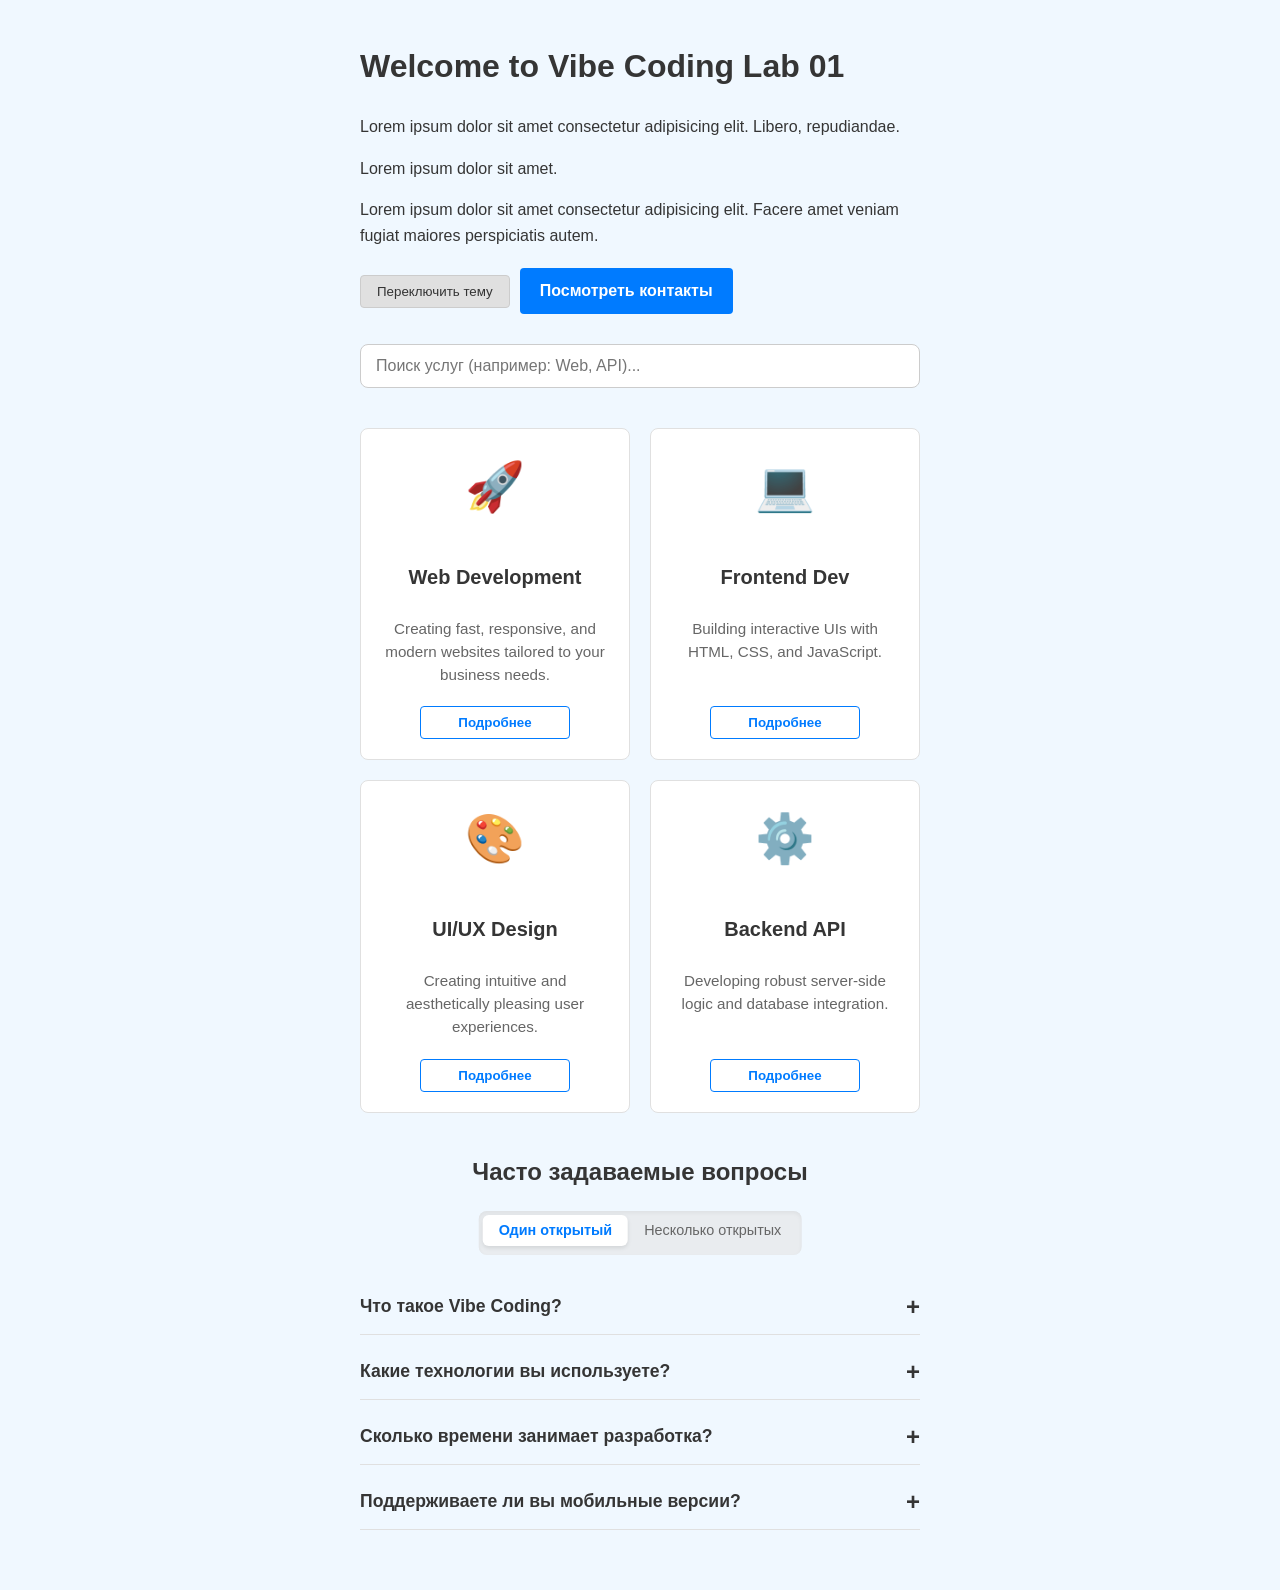
<file: index.html>
<!doctype html>
<html lang="ru">
  <head>
    <meta charset="UTF-8" />
    <meta name="viewport" content="width=device-width, initial-scale=1.0" />
    <title>Главная</title>
    <link rel="stylesheet" href="./style.css" />
    <link rel="stylesheet" href="./media.css" />
  </head>
  <body>
    <main class="container">
      <h1>Welcome to Vibe Coding Lab 01</h1>

      <p>
        Lorem ipsum dolor sit amet consectetur adipisicing elit. Libero,
        repudiandae.
      </p>
      <p>Lorem ipsum dolor sit amet.</p>
      <p>
        Lorem ipsum dolor sit amet consectetur adipisicing elit. Facere amet
        veniam fugiat maiores perspiciatis autem.
      </p>

      <div class="actions">
        <button id="themeToggle">Переключить тему</button>
        <a href="./contact.html">Посмотреть контакты</a>
      </div>

      <!-- Smart Search Component -->
      <div class="search-container">
        <div class="search-wrapper">
          <input
            type="search"
            id="serviceSearch"
            placeholder="Поиск услуг (например: Web, API)..."
            aria-label="Поиск по услугам"
          />
          <button
            id="clearSearch"
            class="clear-search-btn"
            aria-label="Сбросить поиск"
            hidden
          >
            &times;
          </button>
        </div>
        <div id="noResults" class="no-results-message" hidden>
          <div class="no-results-icon">🔍</div>
          <p>Ничего не найдено</p>
          <button id="resetSearchBtn" class="reset-btn">Сбросить фильтр</button>
        </div>
      </div>

      <!-- Update existing .services section to include data attributes for JS logic -->
      <section class="services" id="servicesContainer">
        <!-- Example Card 1 -->
        <article
          class="service-card"
          data-title="Web Development"
          data-description="Creating fast, responsive, and modern websites tailored to your business needs."
        >
          <div class="service-icon">🚀</div>
          <h3 class="service-title">Web Development</h3>
          <p class="service-description">
            Creating fast, responsive, and modern websites tailored to your
            business needs.
          </p>
          <button
            class="service-btn"
            data-modal-trigger="service-details"
            data-target-id="web-dev"
          >
            Подробнее
          </button>
        </article>

        <!-- Example Card 2 -->
        <article
          class="service-card"
          data-title="Frontend Dev"
          data-description="Building interactive UIs with HTML, CSS, and JavaScript."
        >
          <div class="service-icon">💻</div>
          <h3 class="service-title">Frontend Dev</h3>
          <p class="service-description">
            Building interactive UIs with HTML, CSS, and JavaScript.
          </p>
          <button
            class="service-btn"
            data-modal-trigger="service-details"
            data-target-id="frontend"
          >
            Подробнее
          </button>
        </article>

        <!-- Example Card 3 -->
        <article
          class="service-card"
          data-title="UI/UX Design"
          data-description="Creating intuitive and aesthetically pleasing user experiences."
        >
          <div class="service-icon">🎨</div>
          <h3 class="service-title">UI/UX Design</h3>
          <p class="service-description">
            Creating intuitive and aesthetically pleasing user experiences.
          </p>
          <button
            class="service-btn"
            data-modal-trigger="service-details"
            data-target-id="ui-ux"
          >
            Подробнее
          </button>
        </article>

        <!-- Example Card 4 -->
        <article
          class="service-card"
          data-title="Backend API"
          data-description="Developing robust server-side logic and database integration."
        >
          <div class="service-icon">⚙️</div>
          <h3 class="service-title">Backend API</h3>
          <p class="service-description">
            Developing robust server-side logic and database integration.
          </p>
          <button
            class="service-btn"
            data-modal-trigger="service-details"
            data-target-id="backend"
          >
            Подробнее
          </button>
        </article>
      </section>

      <!-- Модальное окно должно быть ЗДЕСЬ, вне секции services -->
      <div
        class="service-modal"
        id="serviceModal"
        aria-hidden="true"
        role="dialog"
        aria-labelledby="modalTitle"
        aria-describedby="modalDesc"
      >
        <div class="modal-overlay"></div>
        <div class="modal-content">
          <button class="modal-close" aria-label="Close modal">&times;</button>
          <div class="modal-body">
            <div class="modal-icon" id="modalIcon"></div>
            <h2 class="modal-title" id="modalTitle"></h2>
            <div class="modal-description" id="modalDesc"></div>
            <button class="modal-action-btn">Заказать услугу</button>
          </div>
        </div>
      </div>

      <section class="faq">
        <h2>Часто задаваемые вопросы</h2>

        <!-- Mode Switcher -->
        <div class="faq-controls">
          <label class="faq-mode-label">
            <input type="radio" name="faqMode" value="single" checked />
            <p>Один открытый</p>
          </label>
          <label class="faq-mode-label">
            <input type="radio" name="faqMode" value="multiple" />
            <p>Несколько открытых</p>
          </label>
        </div>

        <!-- FAQ Items Container -->
        <div class="faq-list">
          <div class="faq-item">
            <button class="faq-question" aria-expanded="false">
              <span>Что такое Vibe Coding?</span>
              <span class="faq-icon">+</span>
            </button>
            <div class="faq-answer">
              <div class="faq-answer-content">
                <p>
                  Vibe Coding — это подход к разработке, ориентированный на
                  поток и интуитивное понимание задачи, часто с использованием
                  AI-ассистентов для ускорения процесса.
                </p>
              </div>
            </div>
          </div>

          <div class="faq-item">
            <button class="faq-question" aria-expanded="false">
              <span>Какие технологии вы используете?</span>
              <span class="faq-icon">+</span>
            </button>
            <div class="faq-answer">
              <div class="faq-answer-content">
                <p>
                  Мы специализируемся на нативном JavaScript, HTML5, CSS3, а
                  также используем современные фреймворки при необходимости,
                  такие как React или Vue.
                </p>
              </div>
            </div>
          </div>

          <div class="faq-item">
            <button class="faq-question" aria-expanded="false">
              <span>Сколько времени занимает разработка?</span>
              <span class="faq-icon">+</span>
            </button>
            <div class="faq-answer">
              <div class="faq-answer-content">
                <p>
                  Сроки зависят от сложности проекта. Лендинг может занять от 3
                  дней, тогда как сложное веб-приложение — от 2 недель.
                </p>
              </div>
            </div>
          </div>

          <div class="faq-item">
            <button class="faq-question" aria-expanded="false">
              <span>Поддерживаете ли вы мобильные версии?</span>
              <span class="faq-icon">+</span>
            </button>
            <div class="faq-answer">
              <div class="faq-answer-content">
                <p>
                  Да, все наши проекты разрабатываются по принципу Mobile First
                  и полностью адаптивны под любые устройства.
                </p>
              </div>
            </div>
          </div>
        </div>
      </section>
    </main>
    <script src="./script.js"></script>
  </body>
</html>
</file>
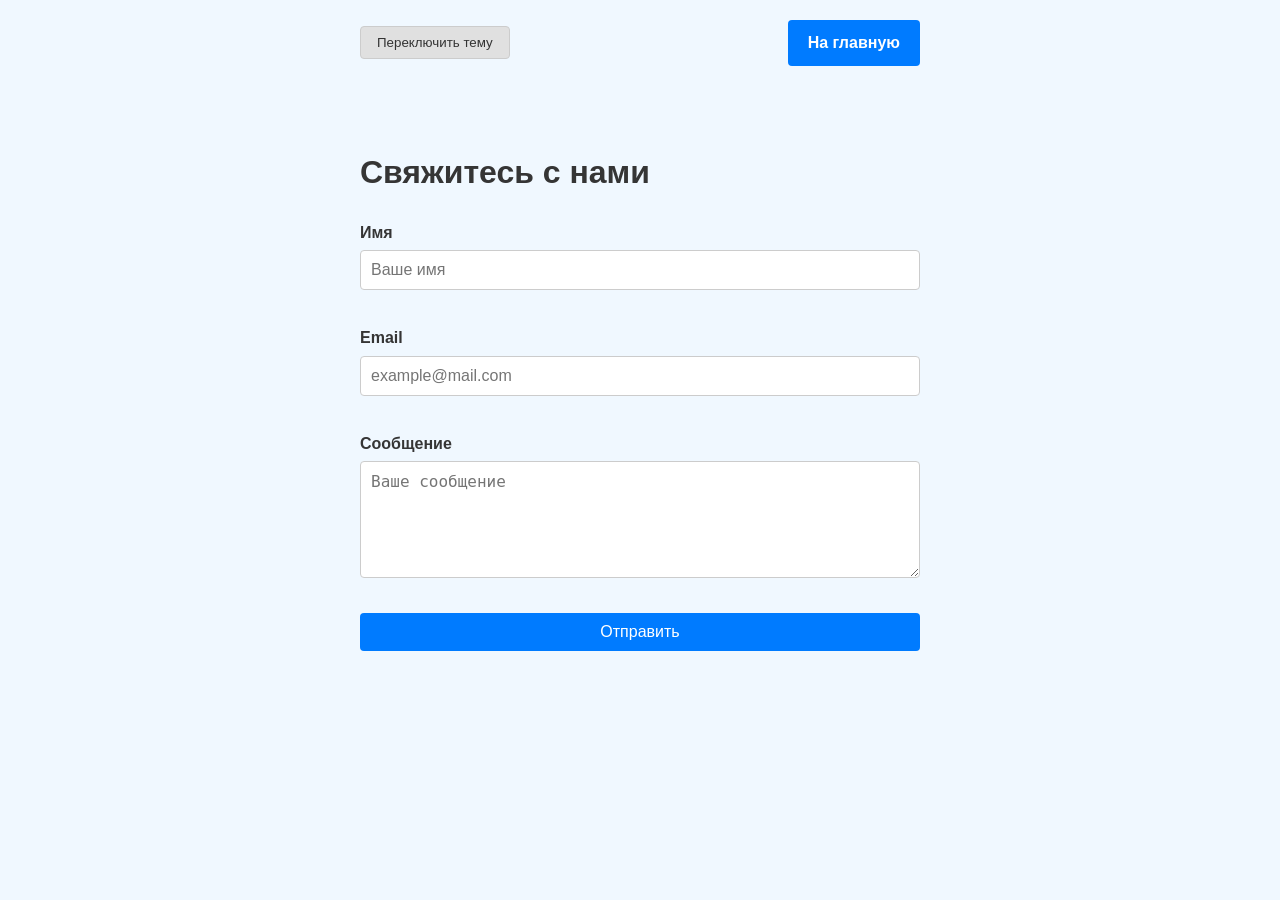
<file: contact.html>
<!DOCTYPE html>
<html lang="ru">
<head>
  <meta charset="UTF-8">
  <meta name="viewport" content="width=device-width, initial-scale=1.0">
  <title>Контакты</title>
  <link rel="stylesheet" href="./style.css">
  <link rel="stylesheet" href="./media.css" />
</head>
<body>
  <header class="container header-nav">
    <button id="themeToggle">Переключить тему</button>
    <a href="./index.html">На главную</a>
  </header>

  <main class="container">
    <h1>Свяжитесь с нами</h1>
    
    <form id="contactForm" novalidate>
      <div class="form-group">
        <label for="name">Имя</label>
        <input type="text" id="name" name="name" placeholder="Ваше имя" required>
        <span class="error-message" id="nameError"></span>
      </div>

      <div class="form-group">
        <label for="email">Email</label>
        <input type="email" id="email" name="email" placeholder="example@mail.com" required>
        <span class="error-message" id="emailError"></span>
      </div>

      <div class="form-group">
        <label for="message">Сообщение</label>
        <textarea id="message" name="message" rows="5" placeholder="Ваше сообщение" required></textarea>
        <span class="error-message" id="messageError"></span>
      </div>

      <button type="submit" id="submitBtn">Отправить</button>
    </form>

    <div id="successMessage" class="success-message hidden">
      Спасибо, отправлено!
    </div>
  </main>

  <script src="./script.js"></script>
</body>
</html>
</file>
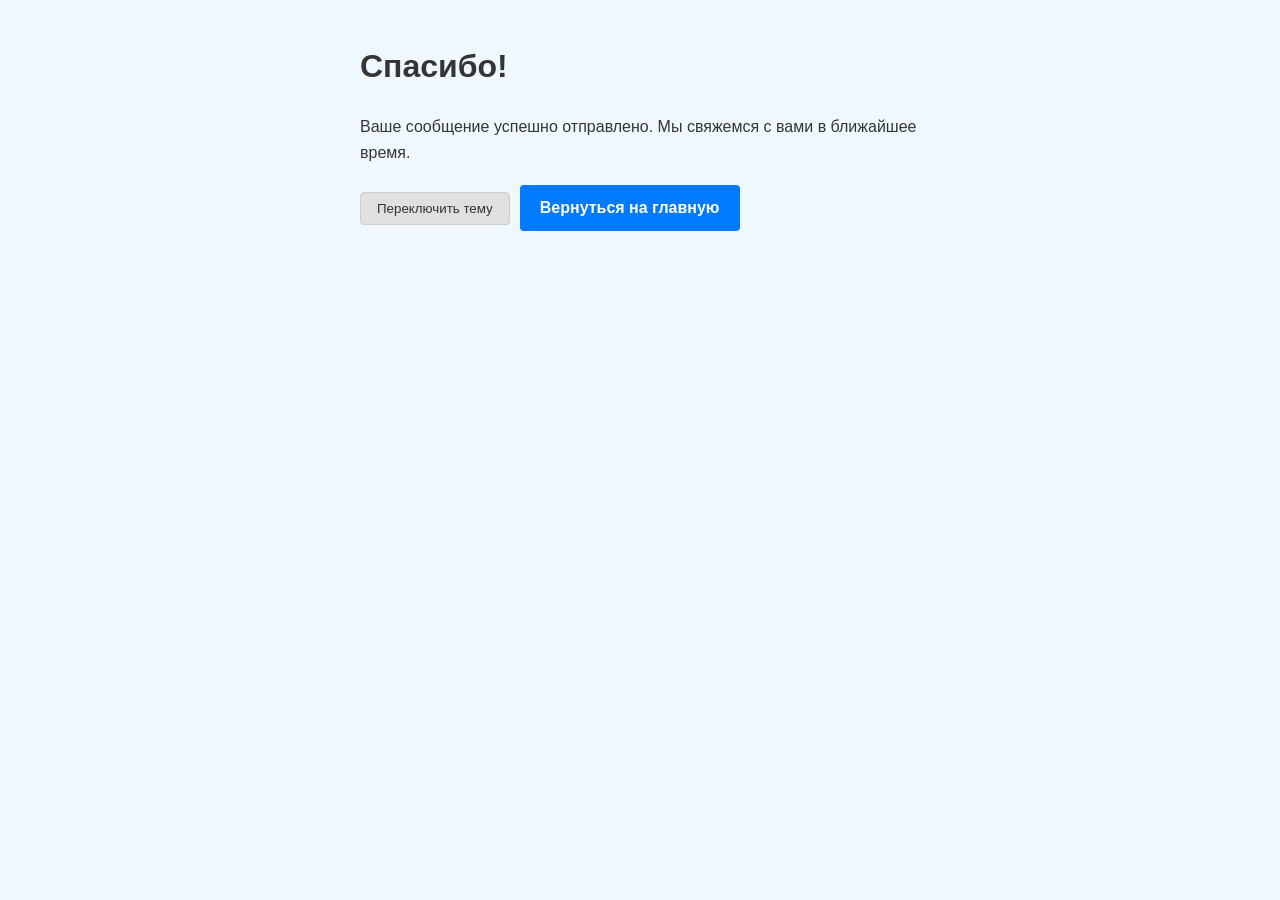
<file: thanks.html>
<!doctype html>
<html lang="ru">
  <head>
    <meta charset="UTF-8" />
    <meta name="viewport" content="width=device-width, initial-scale=1.0" />
    <title>Спасибо!</title>
    <link rel="stylesheet" href="./style.css" />
    <link rel="stylesheet" href="./media.css" />
  </head>
  <body>
    <main class="container">
      <h1>Спасибо!</h1>
      <p>
        Ваше сообщение успешно отправлено. Мы свяжемся с вами в ближайшее время.
      </p>
      
      <div class="actions">
        <button id="themeToggle">Переключить тему</button>
        <a href="./index.html">Вернуться на главную</a>
      </div>
    </main>
    <script src="./script.js"></script>
  </body>
</html>
</file>
<file: style.css>
/* style.css */

/* --- Global Styles --- */
body {
  background-color: aliceblue;
  color: rgb(53, 53, 53);
  transition:
    background-color 0.5s ease,
    color 0.3s ease;
  margin: 0;
  min-height: 100vh;
  font-family: Arial, sans-serif;
  line-height: 1.6;
}

.dark {
  background-color: rgb(53, 53, 53);
  color: aliceblue;
}

.container {
  max-width: 600px;
  margin: 0 auto;
  padding: 20px;
  /* Ensure container doesn't cause horizontal scroll on small screens */
  box-sizing: border-box;
  width: 100%;
}

/* Header Navigation for Contact Page */
.header-nav {
  display: flex;
  justify-content: space-between;
  align-items: center;
  margin-bottom: 20px;
}

.header-nav a {
  color: inherit;
  text-decoration: none;
  font-weight: bold;
}

.header-nav a:hover {
  text-decoration: underline;
}

/* --- Theme Toggle Button --- */
#themeToggle {
  padding: 8px 16px;
  cursor: pointer;
  background-color: #e0e0e0;
  border: 1px solid #ccc;
  border-radius: 4px;
  color: #333;
  transition:
    background-color 0.3s ease,
    color 0.3s ease;
}

.dark #themeToggle {
  background-color: #444;
  border-color: #666;
  color: #fff;
}

#themeToggle:hover {
  background-color: #d0d0d0;
}

.dark #themeToggle:hover {
  background-color: #555;
}

/* --- Link Button Style (Used in Index) --- */
.actions {
  display: flex;
  margin-top: 20px;
  display: flex;
  gap: 10px;
  align-items: center;
}

a[href="./contact.html"],
a[href="./index.html"] {
  display: inline-block;
  padding: 10px 20px;
  background-color: #007bff;
  color: white;
  text-decoration: none;
  border-radius: 4px;
  font-weight: bold;
  transition:
    background-color 0.3s ease,
    transform 0.2s ease;
}

a[href="./contact.html"]:hover,
a[href="./index.html"]:hover {
  background-color: #0056b3;
  transform: translateY(-2px);
}

a[href="./contact.html"]:active,
a[href="./index.html"]:active {
  transform: translateY(0);
}

/* Dark mode support for links */
.dark a[href="./contact.html"],
.dark a[href="./index.html"] {
  background-color: #0056b3;
  color: #fff;
}

.dark a[href="./contact.html"]:hover,
.dark a[href="./index.html"]:hover {
  background-color: #004494;
}

/* --- Form Styles --- */
.form-group {
  margin-bottom: 15px;
  display: flex;
  flex-direction: column;
}

label {
  margin-bottom: 5px;
  font-weight: bold;
}

input,
textarea {
  padding: 10px;
  border: 1px solid #ccc;
  border-radius: 4px;
  font-size: 16px;
  background-color: #fff;
  color: #333;
  transition:
    border-color 0.3s ease,
    background-color 0.3s ease,
    color 0.3s ease;
  width: 100%;
  box-sizing: border-box; /* Critical for preventing overflow */
}

.dark input,
.dark textarea {
  background-color: #444;
  border-color: #666;
  color: #fff;
}

input:focus,
textarea:focus {
  outline: none;
  border-color: #007bff;
}

.dark input:focus,
.dark textarea:focus {
  border-color: #4da3ff;
}

/* Error States */
input.error,
textarea.error {
  border-color: #dc3545;
}

.error-message {
  color: #dc3545;
  font-size: 12px;
  margin-top: 5px;
  min-height: 15px; /* Prevent layout shift */
}

/* Submit Button */
#submitBtn {
  padding: 10px 20px;
  background-color: #007bff;
  color: white;
  border: none;
  border-radius: 4px;
  cursor: pointer;
  font-size: 16px;
  transition: background-color 0.3s ease;
  width: 100%;
  box-sizing: border-box; /* Critical for preventing overflow */
}

#submitBtn:hover {
  background-color: #0056b3;
}

#submitBtn:disabled {
  background-color: #cccccc;
  cursor: not-allowed;
}

.dark #submitBtn {
  background-color: #0056b3;
}

.dark #submitBtn:hover:not(:disabled) {
  background-color: #004494;
}

/* Success Message with Smooth Transition */
.success-message {
  margin-top: 20px;
  padding: 15px;
  background-color: #d4edda;
  color: #155724;
  border: 1px solid #c3e6cb;
  border-radius: 4px;
  text-align: center;

  /* Transition properties for smooth fade and collapse */
  opacity: 1;
  visibility: visible;
  max-height: 100px; /* Approximate max height */
  overflow: hidden;
  transition:
    opacity 0.5s ease,
    visibility 0.5s ease,
    max-height 0.5s ease,
    padding 0.5s ease,
    margin 0.5s ease;
}

.dark .success-message {
  background-color: #1e4620;
  color: #d4edda;
  border-color: #1e4620;
}

/* Hidden state */
.hidden {
  opacity: 0;
  visibility: hidden;
  max-height: 0;
  padding-top: 0;
  padding-bottom: 0;
  margin-top: 0;
  border: none;
}

/* --- Service Cards Section --- */
.services {
  display: grid;
  grid-template-columns: repeat(auto-fit, minmax(250px, 1fr));
  gap: 20px;
  margin-top: 40px;
}

/* --- Service Card Component --- */
.service-card {
  background-color: #ffffff;
  border: 1px solid #e0e0e0;
  border-radius: 8px;
  padding: 20px;
  text-align: center;
  opacity: 0;
  transform: translateY(30px);
  transition:
    opacity 0.6s ease-out,
    transform 0.6s ease-out,
    box-shadow 0.3s ease,
    background-color 0.3s ease,
    border-color 0.3s ease;
  display: flex;
  flex-direction: column;
  align-items: center;
  height: 100%;
  box-sizing: border-box;
}

.service-card:hover {
  transform: translateY(-5px);
  box-shadow: 0 10px 20px rgba(0, 0, 0, 0.1);
}

/* Final state: visible and in place */
.service-card.visible {
  opacity: 1;
  transform: translateY(0);
}

/* Ensure hover effects still work after animation */
.service-card.visible:hover {
  transform: translateY(-5px);
}

/* Dark Mode Support for Cards */
.dark .service-card {
  background-color: #2a2a2a;
  border-color: #444;
  color: aliceblue;
}

.dark .service-card:hover {
  box-shadow: 0 10px 20px rgba(0, 0, 0, 0.3);
}

.service-icon {
  font-size: 3rem;
  margin-bottom: 15px;
}

.service-title {
  font-size: 1.25rem;
  margin-bottom: 10px;
  color: inherit; /* Inherits from body or .dark */
}

.service-description {
  font-size: 0.95rem;
  color: #666;
  margin-bottom: 20px;
  flex-grow: 1; /* Pushes button to bottom if cards have different heights */
  line-height: 1.5;
}

.dark .service-description {
  color: #ccc;
}

/* Reusing existing button styles logic but specific to card context */
.service-btn {
  padding: 8px 16px;
  background-color: transparent;
  border: 1px solid #007bff;
  color: #007bff;
  border-radius: 4px;
  cursor: pointer;
  font-weight: bold;
  transition: all 0.3s ease;
  width: 100%;
  max-width: 150px;
}

.service-btn:hover {
  background-color: #007bff;
  color: white;
}

.dark .service-btn {
  border-color: #4da3ff;
  color: #4da3ff;
}

.dark .service-btn:hover {
  background-color: #4da3ff;
  color: #fff;
}

.service-card.selected {
  border-color: #007bff;
  background-color: #f0f8ff; /* Light blue tint */
}

.dark .service-card.selected {
  background-color: #2c3e50;
  border-color: #4da3ff;
}

/* --- Service Modal Styles --- */
.service-modal {
  position: fixed;
  top: 0;
  left: 0;
  width: 100%;
  height: 100%;
  z-index: 1000;
  display: flex;
  justify-content: center;
  align-items: center;
  opacity: 0;
  visibility: hidden;
  pointer-events: none;
}

/* Active state for visibility */
.service-modal.active {
  opacity: 1;
  visibility: visible;
  pointer-events: auto;
}

/* Overlay background */
.modal-overlay {
  position: absolute;
  top: 0;
  left: 0;
  width: 100%;
  height: 100%;
  background-color: rgba(0, 0, 0, 0.5);
  backdrop-filter: blur(2px);
  opacity: 0;
  transition: opacity 0.3s ease;
}

.service-modal.active .modal-overlay {
  opacity: 1;
}

/* Modal Content Box */
.modal-content {
  position: relative;
  background-color: #fff;
  padding: 30px;
  border-radius: 8px;
  width: 90%;
  max-width: 500px;
  box-shadow: 0 10px 25px rgba(0, 0, 0, 0.2);
  transform: scale(0.9) translateY(20px);
  opacity: 0;
  transition:
    transform 0.3s cubic-bezier(0.175, 0.885, 0.32, 1.275),
    opacity 0.3s ease;
  max-height: 90vh;
  overflow-y: auto;
}

/* Animation when active */
.service-modal.active .modal-content {
  transform: scale(1) translateY(0);
  opacity: 1;
}

/* Dark Mode Support */
.dark .modal-content {
  background-color: #2a2a2a;
  color: aliceblue;
  border: 1px solid #444;
}

/* Close Button */
.modal-close {
  position: absolute;
  top: 10px;
  right: 15px;
  background: none;
  border: none;
  font-size: 2rem;
  line-height: 1;
  cursor: pointer;
  color: #666;
  transition: color 0.2s;
}

.modal-close:hover {
  color: #dc3545;
}

.dark .modal-close {
  color: #ccc;
}

.dark .modal-close:hover {
  color: #ff6b6b;
}

/* Modal Body Elements */
.modal-icon {
  font-size: 3rem;
  margin-bottom: 15px;
  text-align: center;
}

.modal-title {
  margin-bottom: 15px;
  font-size: 1.5rem;
  text-align: center;
}

.modal-description {
  margin-bottom: 25px;
  line-height: 1.6;
  color: #555;
}

.dark .modal-description {
  color: #ccc;
}

.modal-action-btn {
  width: 100%;
  padding: 12px;
  background-color: #007bff;
  color: white;
  border: none;
  border-radius: 4px;
  font-size: 1rem;
  cursor: pointer;
  transition: background-color 0.3s;
}

.modal-action-btn:hover {
  background-color: #0056b3;
}

.dark .modal-action-btn {
  background-color: #0056b3;
}

.dark .modal-action-btn:hover {
  background-color: #004494;
}

/* Lock body scroll when modal is open */
body.modal-open {
  overflow: hidden;
}

/* --- Smart Search Component Styles --- */

.search-container {  
  margin: 30px 0;
  position: relative;
}

.search-wrapper {
  position: relative;
  display: flex;
  align-items: center;
}

#serviceSearch {
  width: 100%;
  padding: 12px 40px 12px 15px; /* Right padding for clear button */
  font-size: 16px;
  border: 1px solid #ccc;
  border-radius: 8px;
  background-color: #fff;
  color: #333;
  transition:
    border-color 0.3s ease,
    box-shadow 0.3s ease;
}

#serviceSearch:focus {
  outline: none;
  border-color: #007bff;
  box-shadow: 0 0 0 3px rgba(0, 123, 255, 0.1);
}

.dark #serviceSearch {
  background-color: #444;
  border-color: #666;
  color: #fff;
}

.dark #serviceSearch:focus {
  border-color: #4da3ff;
  box-shadow: 0 0 0 3px rgba(77, 163, 255, 0.2);
}

/* Clear Button (X) inside input */
.clear-search-btn {
  position: absolute;
  right: 10px;
  background: none;
  border: none;
  font-size: 1.2rem;
  color: #999;
  cursor: pointer;
  padding: 0 5px;
  line-height: 1;
}

.clear-search-btn:hover {
  color: #333;
}

.dark .clear-search-btn:hover {
  color: #fff;
}

/* No Results Message */
.no-results-message {
  text-align: center;
  padding: 40px 20px;
  background-color: #f8f9fa;
  border-radius: 8px;
  border: 1px dashed #ccc;
  margin-top: 20px;
}

.dark .no-results-message {
  background-color: #2a2a2a;
  border-color: #444;
}

.no-results-icon {
  font-size: 2rem;
  margin-bottom: 10px;
  opacity: 0.5;
}

.no-results-message p {
  margin: 0 0 15px 0;
  color: #666;
}

.dark .no-results-message p {
  color: #ccc;
}

.reset-btn {
  padding: 8px 16px;
  background-color: transparent;
  border: 1px solid #007bff;
  color: #007bff;
  border-radius: 4px;
  cursor: pointer;
  font-weight: bold;
  transition: all 0.3s ease;
}

.reset-btn:hover {
  background-color: #007bff;
  color: white;
}

.dark .reset-btn {
  border-color: #4da3ff;
  color: #4da3ff;
}

.dark .reset-btn:hover {
  background-color: #4da3ff;
  color: #fff;
}

/* Keyboard Navigation Focus State for Cards */
.service-card.keyboard-focused {
  outline: 2px solid #007bff;
  outline-offset: 2px;
  transform: translateY(-5px); /* Match hover effect */
  box-shadow: 0 10px 20px rgba(0, 0, 0, 0.1);
}

.dark .service-card.keyboard-focused {
  outline-color: #4da3ff;
  box-shadow: 0 10px 20px rgba(0, 0, 0, 0.3);
}

/* Utility class to hide elements visually but keep in DOM if needed, 
   though we use [hidden] attribute which is display:none by default in most browsers */
[hidden] {
  display: none !important;
}

/* --- FAQ Controls (Mode Switcher) --- */
.faq-controls {
  display: inline-flex;
  background-color: #e9ecef;
  padding: 4px;
  border-radius: 8px;
  margin-bottom: 25px;
  position: relative;
  left: 50%;
  transform: translateX(-50%); /* Centers the switcher */
  box-shadow: inset 0 2px 4px rgba(0, 0, 0, 0.05);
}

.dark .faq-controls {
  background-color: #3a3a3a;
  box-shadow: inset 0 2px 4px rgba(0, 0, 0, 0.2);
}

.faq-mode-label {
  position: relative;
  cursor: pointer;
  padding: 8px 16px;
  border-radius: 6px;
  font-size: 0.9rem;
  font-weight: 500;
  color: #666;
  transition: all 0.3s ease;
  display: flex;
  align-items: center;
  justify-content: center;
  user-select: none;
}

.dark .faq-mode-label {
  color: #aaa;
}

/* Hide the actual radio button visually but keep it accessible */
.faq-mode-label input[type="radio"] {
  position: absolute;
  opacity: 0;
  width: 0;
  height: 0;
  margin: 0;
}

/* Hover state for inactive items */
.faq-mode-label:hover {
  color: #333;
}

.dark .faq-mode-label:hover {
  color: #fff;
}

/* Active/Checked State Styling */
.faq-mode-label:has(input:checked) {
  background-color: #ffffff;
  color: #007bff;
  box-shadow: 0 2px 4px rgba(0, 0, 0, 0.1);
  font-weight: bold;
}

.dark .faq-mode-label:has(input:checked) {
  background-color: #505050;
  color: #4da3ff;
  box-shadow: 0 2px 4px rgba(0, 0, 0, 0.2);
}

/* Remove the paragraph styling from previous version if any conflicts exist */
.faq-mode-label p {
  margin: 0;
  min-width: auto;
  line-height: 1;
}

/* --- FAQ Accordion Section --- */
.faq {
  margin-top: 40px;
  margin-bottom: 40px;
}

.faq h2 {
  text-align: center;
  margin-bottom: 20px;
  color: inherit;
}

.faq-item {
  border-bottom: 1px solid #e0e0e0;
  margin-bottom: 10px;
}

.dark .faq-item {
  border-color: #444;
}

.faq-question {
  width: 100%;
  background: none;
  border: none;
  padding: 15px 0;
  text-align: left;
  font-size: 1.1rem;
  font-weight: bold;
  color: inherit;
  cursor: pointer;
  display: flex;
  justify-content: space-between;
  align-items: center;
  transition: color 0.3s ease;
}

.faq-question:hover {
  color: #007bff;
}

.dark .faq-question:hover {
  color: #4da3ff;
}

.faq-icon {
  font-size: 1.5rem;
  transition: transform 0.3s ease;
  line-height: 1;
}

/* Rotate icon when active */
.faq-question[aria-expanded="true"] .faq-icon {
  transform: rotate(45deg);
}

.faq-answer {
  max-height: 0;
  overflow: hidden;
  transition:
    max-height 0.3s ease-out,
    opacity 0.3s ease-out;
  opacity: 0;
}

.faq-answer-content {
  padding-bottom: 15px;
  color: #666;
  line-height: 1.6;
}

.dark .faq-answer-content {
  color: #ccc;
}

/* Active state for answer */
.faq-question[aria-expanded="true"] + .faq-answer {
  max-height: 200px; /* Adjust based on expected content length */
  opacity: 1;
}
</file>
<file: media.css>
/* --- Responsive Adjustments --- */

/* Tablet Styles (481px – 768px) */
@media (max-width: 768px) {
  .container {
    padding: 15px;
  }

  h1 {
    font-size: 1.8rem;
  }

  input,
  textarea {
    font-size: 15px;
  }

  .services {
    gap: 15px;
  }

  .service-card {
    padding: 15px;
  }
}

/* Mobile Styles (up to 480px) */
@media (max-width: 480px) {
  .container {
    padding: 10px;
    /* width and box-sizing are now handled in main style.css for consistency, 
       but keeping specific overrides here if needed */
  }

  h1 {
    font-size: 1.5rem;
    margin-bottom: 15px;
  }

  /* Adjust header navigation for mobile to prevent crowding */
  .header-nav {
    flex-direction: column;
    gap: 10px;
    align-items: stretch;
    text-align: center;
  }

  #themeToggle {
    margin-bottom: 5px;
  }

  .header-nav a {
    display: block;
    padding: 10px 0;
  }

  /* Form elements adjustments for mobile */
  .form-group {
    margin-bottom: 12px;
  }

  label {
    font-size: 14px;
  }

  input,
  textarea {
    padding: 12px; /* Larger padding for easier touch interaction */
    font-size: 16px; /* Prevents iOS zoom on focus */
  }

  #submitBtn {
    padding: 12px;
    font-size: 16px;
  }

  /* Adjust success message for smaller screens */
  .success-message {
    padding: 10px;
    font-size: 14px;
  }

  .actions {
    flex-direction: column;
    align-items: flex-start;
  }

  .services {
    grid-template-columns: 1fr; /* Stack cards vertically */
  }

  .service-icon {
    font-size: 2.5rem;
  }

  .service-title {
    font-size: 1.1rem;
  }

  .service-btn {
    max-width: 100%; /* Full width button on mobile */
  }

  /* FAQ Adjustments for Mobile */

  /* Make the switcher full width and vertical */
  .faq-controls {
    display: flex;
    flex-direction: column;
    width: 100%;
    left: 0;
    transform: none;
    padding: 5px;
    gap: 5px;
  }

  .faq-mode-label {
    width: 100%;
    padding: 12px;
    text-align: center;
    border: 1px solid transparent; /* Prevents layout shift on hover */
  }

  /* Active state on mobile needs to be more distinct */
  .faq-mode-label:has(input:checked) {
    border-color: #007bff;
  }

  .dark .faq-mode-label:has(input:checked) {
    border-color: #4da3ff;
  }

  .faq-question {
    padding: 20px 0; /* Larger touch area */
    font-size: 1rem;
  }

  .faq-answer-content {
    font-size: 0.95rem;
  }

  /* FAQ Adjustments for Mobile */

  .faq-controls {
    flex-wrap: wrap;
    gap: 0;
  }

  .faq-question {
    padding: 20px 0; /* Larger touch area */
    font-size: 1rem;
  }

  .faq-answer-content {
    font-size: 0.95rem;
  }

  /* Mobile Modal Adjustments */
  .modal-content {
    width: 95%;
    padding: 20px;
  }

  .modal-title {
    font-size: 1.3rem;
  }

  .modal-close {
    top: 5px;
    right: 10px;
    font-size: 1.8rem;
  }

  #serviceSearch {
    font-size: 16px; /* Prevents iOS zoom */
    padding: 12px 40px 12px 12px;
  }

  .no-results-message {
    padding: 30px 15px;
  }

}
</file>
